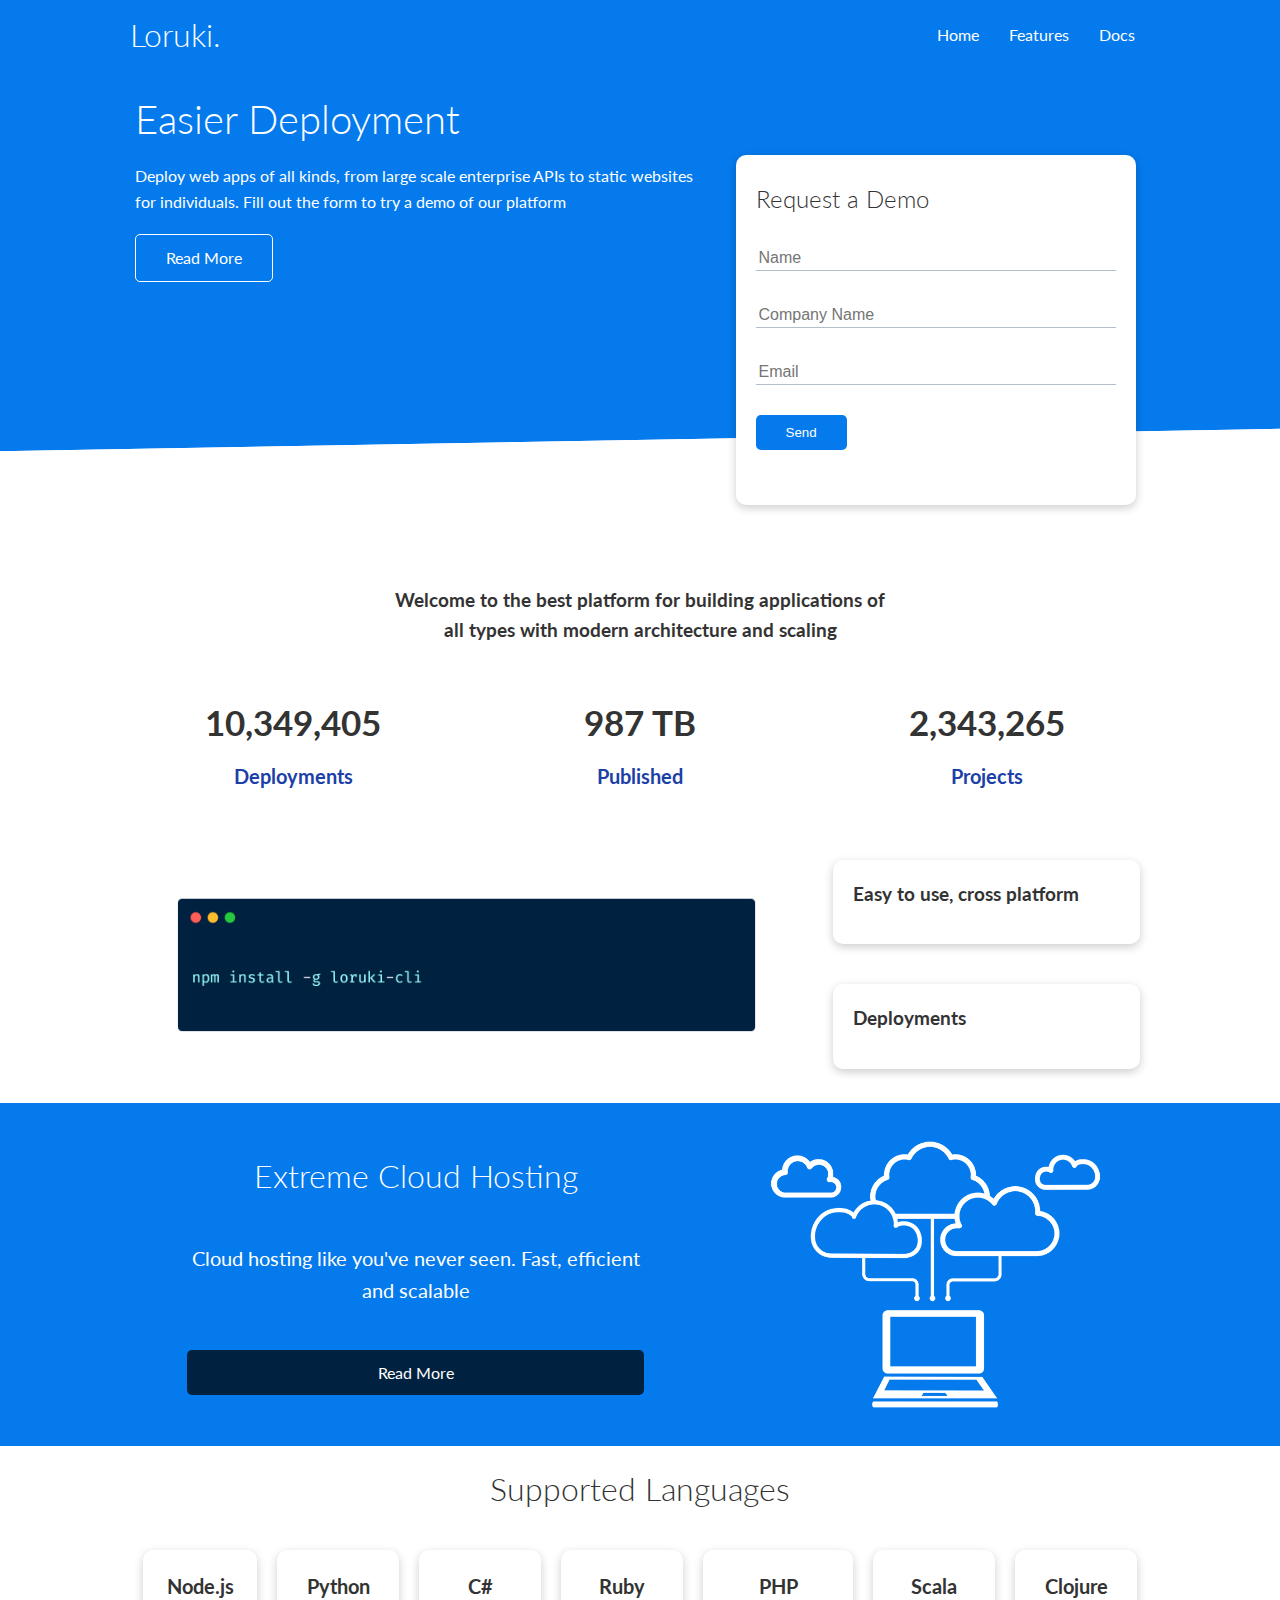
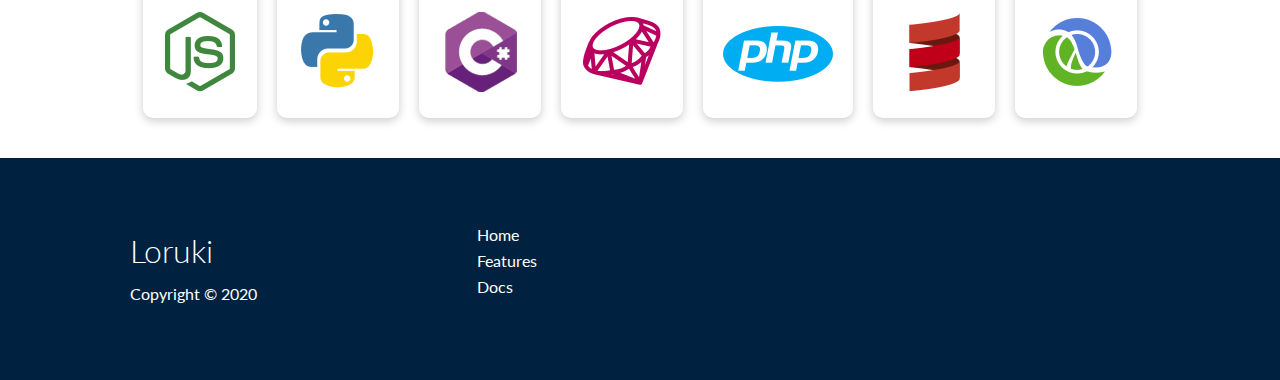
<file: index.html>
<!DOCTYPE html>
<html lang="en">
<head>
    <meta charset="UTF-8">
    <meta name="viewport" content="width=device-width, initial-scale=1.0">
    <link rel="stylesheet" href="css/style.css">
    <link rel="stylesheet" href="css/utilities.css">
    <link rel="stylesheet" href="https://cdnjs.cloudflare.com/ajax/libs/font-awesome/5.15.1/css/all.min.css" integrity="sha512-+4zCK9k+qNFUR5X+cKL9EIR+ZOhtIloNl9GIKS57V1MyNsYpYcUrUeQc9vNfzsWfV28IaLL3i96P9sdNyeRssA==" crossorigin="anonymous" />
    <title>Loruki</title>
</head>
<body>
    <!-- Navbar -->
    <div class='navbar'>
        <div class='container flex'>
            <h1 class='logo'>Loruki.</h1>
            <nav>
                <ul>
                    <li><a href="index.html">Home</a></li>
                    <li><a href="features.html">Features</a></li>
                    <li><a href="docs.html">Docs</a></li>
                </ul>
            </nav>
        </div>
    </div>

    <!-- Showcase -->
    <section class="showcase">
        <div class="container grid">
            <div class="showcase-text">
                <h1>Easier Deployment</h1>
                <p>
                    Deploy web apps of all kinds, from large scale enterprise APIs to static websites for individuals. Fill out the form to try a demo of our platform
                </p>
                <a href="features.html" class='btn btn-outline'>Read More</a>
            </div>
            <div class="showcase-form card">
                <h2>Request a Demo</h2>
                <form name="loruki-request" method="POST" data-netlify="true" netlify-honeypot="bot-field">
                    <input type="hidden" name="form-name" value="loruki-request">
                    <p class="hidden">
                        <label>Don’t fill this out if you're human: <input name="bot-field" /></label>
                    </p>
                    <div class="form-control">
                        <input type="text" name='name' placeholder="Name" required>
                    </div>
                    <div class="form-control">
                        <input type="text" name='company' placeholder="Company Name" required>
                    </div>
                    <div class="form-control">
                        <input type="email" name='email' placeholder="Email" required>
                    </div>
                    <input type="submit" value='Send' class='btn btn-primary'>
                </form>
            </div>
        </div>
    </section>

    <!-- Stats -->
    <section class='stats'>
        <div class="container">
            <h3 class="stats-heading text-center my-1">
                Welcome to the best platform for building applications of all types with modern architecture and scaling
            </h3>
            <div class="grid grid-3 text-center my-4">
                <div>
                    <i class="fas fa-server fa-3x"></i>
                    <h3>10,349,405</h3>
                    <p class="text-secondary">Deployments</p>
                </div>
                <div>
                    <i class="fas fa-upload fa-3x"></i>
                    <h3>987 TB</h3>
                    <p class="text-secondary">Published</p>
                </div>
                <div>
                    <i class="fas fa-project-diagram fa-3x"></i>
                    <h3>2,343,265</h3>
                    <p class="text-secondary">Projects</p>
                </div>
            </div>
        </div>
    </section>

    <!-- Cli -->
    <section class="cli">
        <div class="container grid">
            <img src="images/cli.png" alt="">
            <div class="card">
                <h3>Easy to use, cross platform</h3>
            </div>
            <div class="card">
                <h3>Deployments</h3>
            </div>
        </div>
    </section>

    <!-- Cloud -->
    <section class="cloud bg-primary my-2 py-2">
        <div class="container grid">
            <div class='text-center'>
                <h2 class='md'>Extreme Cloud Hosting</h2>
                <p class='lead my-1'>Cloud hosting like you've never seen. Fast, efficient and scalable</p>
                <a href="features.html" class='btn btn-dark'>Read More</a>
            </div>
            <img src="images/cloud.png" alt="">
        </div>
    </section>

    <!-- Languages -->
    <section class="languages">
        <h2 class="md text-center my-2">
            Supported Languages
        </h2>
        <div class="container flex">
            <div class="card">
                <h4>Node.js</h4>
                <img src="images/node.png" alt="">
            </div>
            <div class="card">
                <h4>Python</h4>
                <img src="images/python.png" alt="">
            </div>
            <div class="card">
                <h4>C#</h4>
                <img src="images/csharp.png" alt="">
            </div>
            <div class="card">
                <h4>Ruby</h4>
                <img src="images/ruby.png" alt="">
            </div>
            <div class="card">
                <h4>PHP</h4>
                <img src="images/php.png" alt="">
            </div>
            <div class="card">
                <h4>Scala</h4>
                <img src="images/scala.png" alt="">
            </div>
            <div class="card">
                <h4>Clojure</h4>
                <img src="images/clojure.png" alt="">
            </div>
        </div>
    </section>

    <!-- Footer -->
    <section class="footer bg-dark py-5">
        <div class="container grid grid-3">
            <div>
                <h1>Loruki</h1>
                <p>Copyright &copy; 2020</p>
            </div>
            <nav>
                <ul>
                    <li><a href="index.html">Home</a></li>
                    <li><a href="features.html">Features</a></li>
                    <li><a href="docs.html">Docs</a></li>
                </ul>
            </nav>
            <div class="social">
                <a href=""><i class="fab fa-github fa-2x"></i></a>
                <a href=""><i class="fab fa-facebook fa-2x"></i></a>
                <a href=""><i class="fab fa-instagram fa-2x"></i></a>
                <a href=""><i class="fab fa-twitter fa-2x"></i></a>
            </div>
        </div>
    </section>
</body>
</html>
</file>
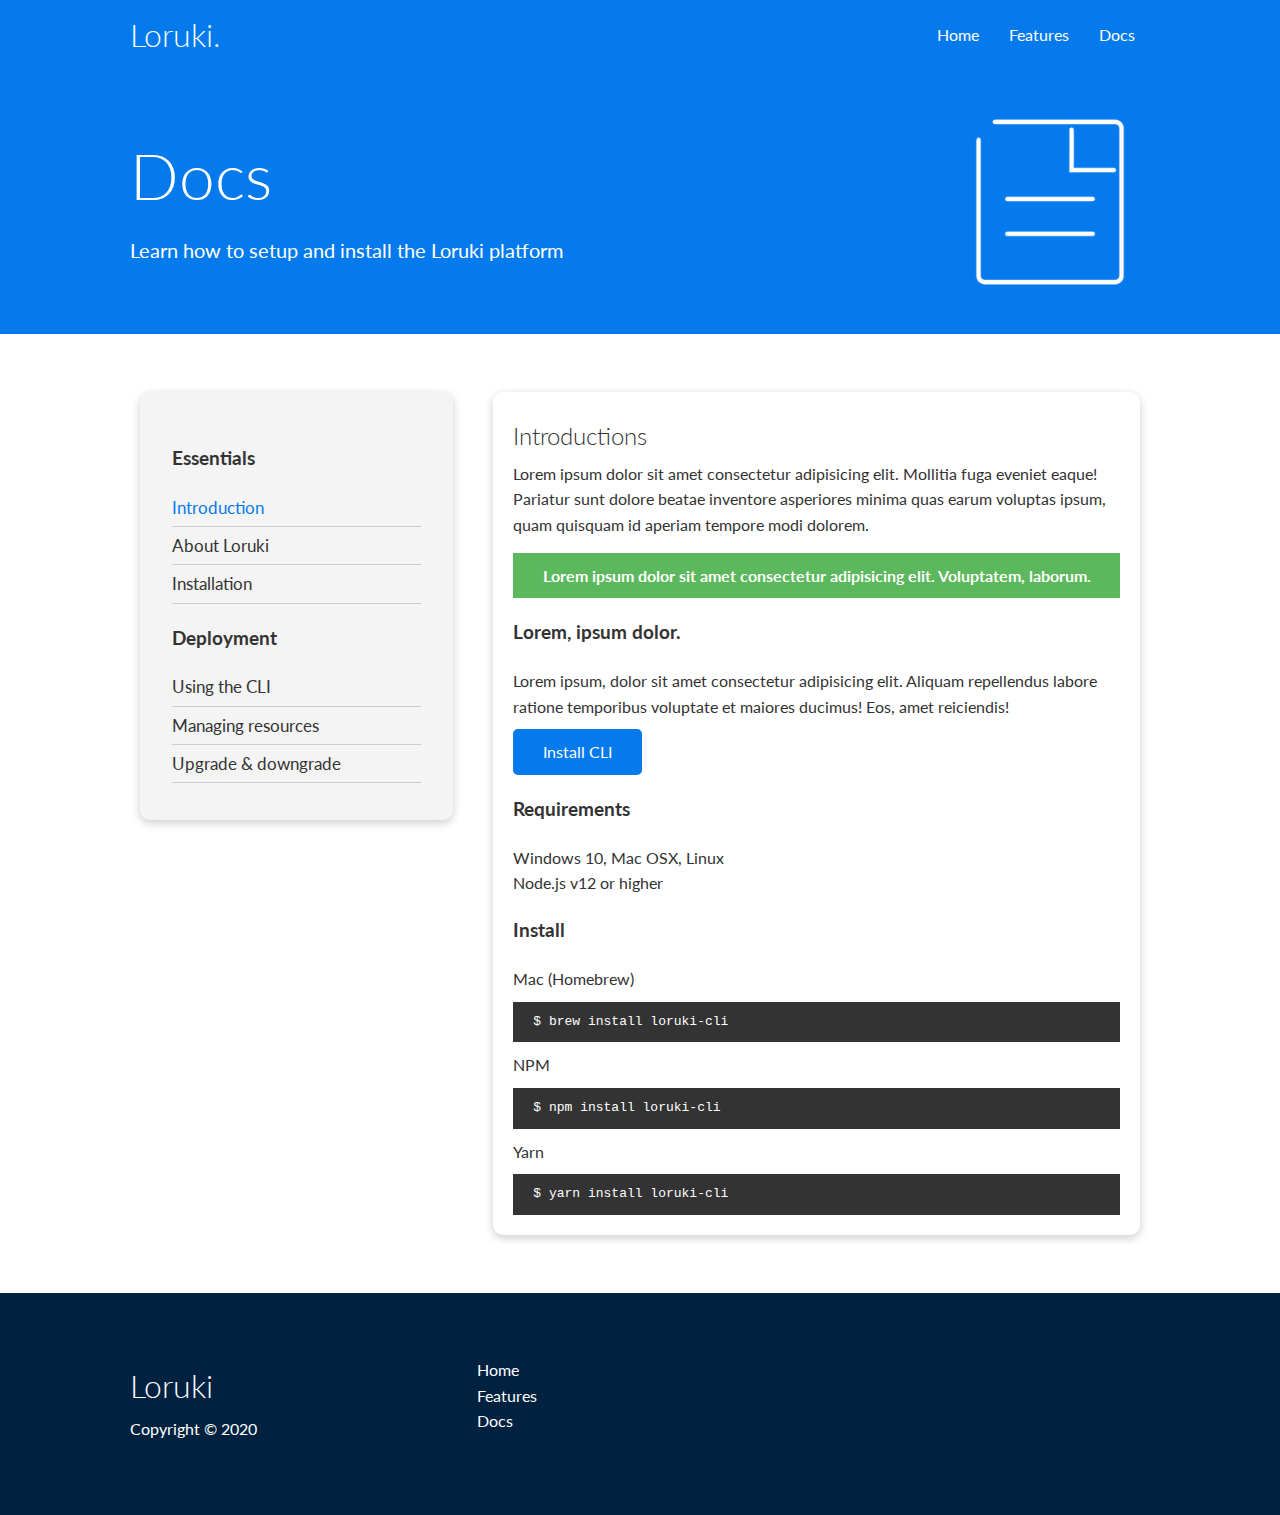
<file: docs.html>
<!DOCTYPE html>
<html lang="en">
<head>
    <meta charset="UTF-8">
    <meta name="viewport" content="width=device-width, initial-scale=1.0">
    <link rel="stylesheet" href="css/style.css">
    <link rel="stylesheet" href="css/utilities.css">
    <link rel="stylesheet" href="https://cdnjs.cloudflare.com/ajax/libs/font-awesome/5.15.1/css/all.min.css" integrity="sha512-+4zCK9k+qNFUR5X+cKL9EIR+ZOhtIloNl9GIKS57V1MyNsYpYcUrUeQc9vNfzsWfV28IaLL3i96P9sdNyeRssA==" crossorigin="anonymous" />
    <title>Loruki</title>
</head>
<body>
    <!-- Navbar -->
    <div class='navbar'>
        <div class='container flex'>
            <h1 class='logo'>Loruki.</h1>
            <nav>
                <ul>
                    <li><a href="index.html">Home</a></li>
                    <li><a href="features.html">Features</a></li>
                    <li><a href="docs.html">Docs</a></li>
                </ul>
            </nav>
        </div>
    </div>

    <!-- Head -->
    <section class="docs-head bg-primary py-3">
        <div class="container grid">
            <div class="head-text">
                <h1 class='xl'>Docs</h1>
                <p class='lead'>Learn how to setup and install the Loruki platform</p>
            </div>
            <img src="images/docs.png" alt="">
        </div>
    </section>

    <!-- Docs main -->
    <section class="docs-main my-4">
        <div class="container grid">
            <div class="card bg-light p-3">
                <h3 class="my-2">Essentials</h3>
                <nav>
                    <ul>
                        <li><a class='text-primary' href="#">Introduction</a></li>
                        <li><a href="#">About Loruki</a></li>
                        <li><a href="#">Installation</a></li>
                    </ul>
                </nav>
                <h3 class="my-2">Deployment</h3>
                <nav>
                    <ul>
                        <li><a href="#">Using the CLI</a></li>
                        <li><a href="#">Managing resources</a></li>
                        <li><a href="#">Upgrade & downgrade</a></li>
                    </ul>
                </nav>
            </div>
            <div class="card">
                <h2>Introductions</h2>
                <p>Lorem ipsum dolor sit amet consectetur adipisicing elit. Mollitia fuga eveniet eaque! Pariatur sunt dolore beatae inventore asperiores minima quas earum voluptas ipsum, quam quisquam id aperiam tempore modi dolorem.</p>
                <div class="alert alert-success">
                    <i class="fas fa-info"></i>Lorem ipsum dolor sit amet consectetur adipisicing elit. Voluptatem, laborum.
                </div>
                <h3>Lorem, ipsum dolor.</h3>
                <p>Lorem ipsum, dolor sit amet consectetur adipisicing elit. Aliquam repellendus labore ratione temporibus voluptate et maiores ducimus! Eos, amet reiciendis!</p>
                <a href="#" class="btn btn-primary">Install CLI</a>
                <h3>Requirements</h3>
                <ul>
                    <li>Windows 10, Mac OSX, Linux</li>
                    <li>Node.js v12 or higher</li>
                </ul>
                <h3>Install</h3>
                <p>Mac (Homebrew)</p>
                <pre><code>$ brew install loruki-cli</code></pre>
                <p>NPM</p>
                <pre><code>$ npm install loruki-cli</code></pre>
                <p>Yarn</p>
                <pre><code>$ yarn install loruki-cli</code></pre>
            </div>
        </div>
    </section>

    <!-- Footer -->
    <section class="footer bg-dark py-5">
        <div class="container grid grid-3">
            <div>
                <h1>Loruki</h1>
                <p>Copyright &copy; 2020</p>
            </div>
            <nav>
                <ul>
                    <li><a href="index.html">Home</a></li>
                    <li><a href="features.html">Features</a></li>
                    <li><a href="docs.html">Docs</a></li>
                </ul>
            </nav>
            <div class="social">
                <a href=""><i class="fab fa-github fa-2x"></i></a>
                <a href=""><i class="fab fa-facebook fa-2x"></i></a>
                <a href=""><i class="fab fa-instagram fa-2x"></i></a>
                <a href=""><i class="fab fa-twitter fa-2x"></i></a>
            </div>
        </div>
    </section>
</body>
</html>
</file>
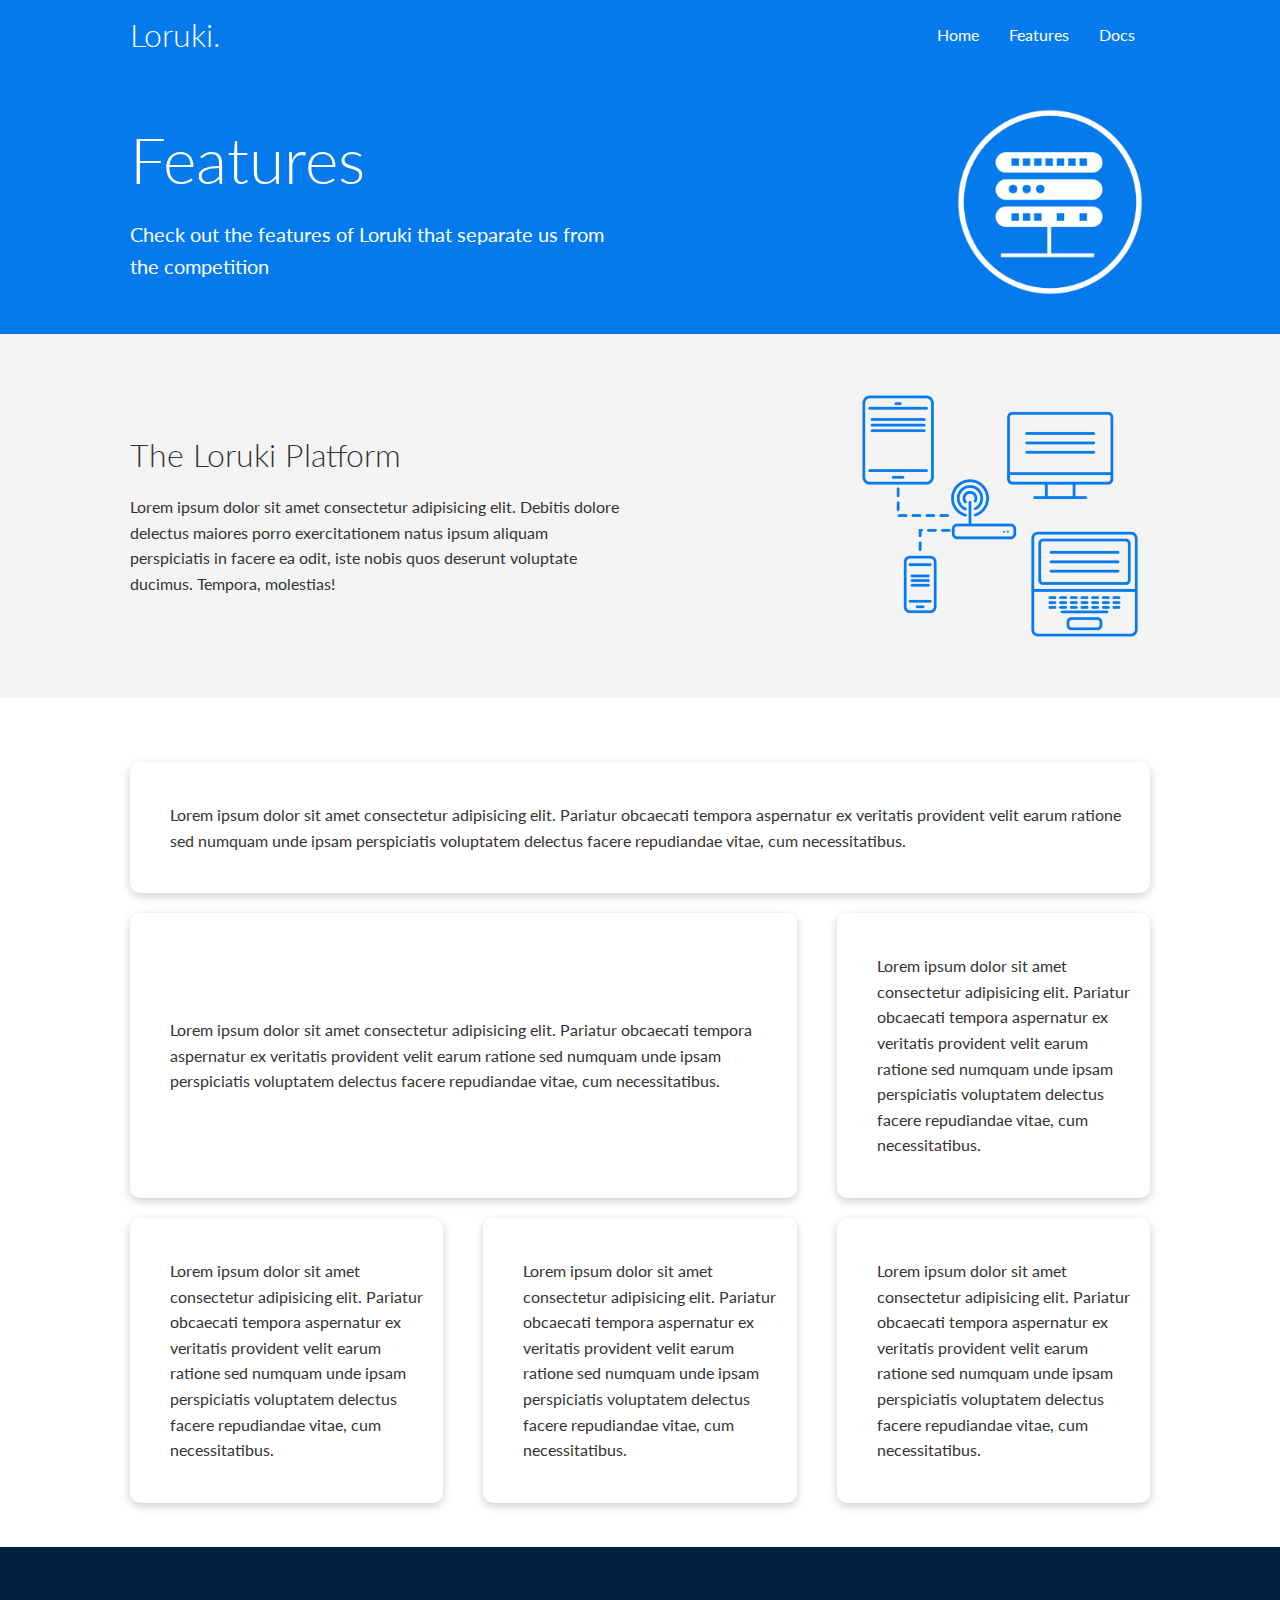
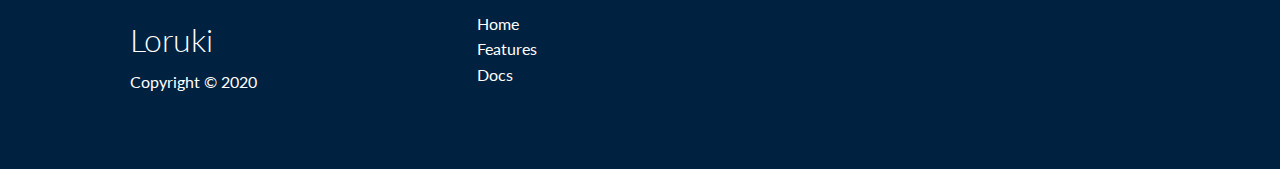
<file: features.html>
<!DOCTYPE html>
<html lang="en">
<head>
    <meta charset="UTF-8">
    <meta name="viewport" content="width=device-width, initial-scale=1.0">
    <link rel="stylesheet" href="css/style.css">
    <link rel="stylesheet" href="css/utilities.css">
    <link rel="stylesheet" href="https://cdnjs.cloudflare.com/ajax/libs/font-awesome/5.15.1/css/all.min.css" integrity="sha512-+4zCK9k+qNFUR5X+cKL9EIR+ZOhtIloNl9GIKS57V1MyNsYpYcUrUeQc9vNfzsWfV28IaLL3i96P9sdNyeRssA==" crossorigin="anonymous" />
    <title>Loruki</title>
</head>
<body>
    <!-- Navbar -->
    <div class='navbar'>
        <div class='container flex'>
            <h1 class='logo'>Loruki.</h1>
            <nav>
                <ul>
                    <li><a href="index.html">Home</a></li>
                    <li><a href="features.html">Features</a></li>
                    <li><a href="docs.html">Docs</a></li>
                </ul>
            </nav>
        </div>
    </div>

    <!-- Head -->
    <section class="features-head bg-primary py-3">
        <div class="container grid">
            <div class="head-text">
                <h1 class='xl'>Features</h1>
                <p class='lead'>Check out the features of Loruki that separate us from the competition</p>
            </div>
            <img src="images/server.png" alt="">
        </div>
    </section>

    <!-- Sub head -->
    <section class="features-sub-head bg-light py-3">
        <div class="container grid">
            <div class="head-text">
                <h1 class='md'>The Loruki Platform</h1>
                <p>Lorem ipsum dolor sit amet consectetur adipisicing elit. Debitis dolore delectus maiores porro exercitationem natus ipsum aliquam perspiciatis in facere ea odit, iste nobis quos deserunt voluptate ducimus. Tempora, molestias!</p>
            </div>
            <img src="images/server2.png" alt="">
        </div>
    </section>

    <!-- Features main -->
    <section class="features-main my-2">
        <div class="container grid grid-3">
            <div class="card flex">
                <i class="fas fa-server fa-3x"></i>
                <p>Lorem ipsum dolor sit amet consectetur adipisicing elit. Pariatur obcaecati tempora aspernatur ex veritatis provident velit earum ratione sed numquam unde ipsam perspiciatis voluptatem delectus facere repudiandae vitae, cum necessitatibus.</p>
            </div>
            <div class="card flex">
                <i class="fas fa-network-wired fa-3x"></i>
                <p>Lorem ipsum dolor sit amet consectetur adipisicing elit. Pariatur obcaecati tempora aspernatur ex veritatis provident velit earum ratione sed numquam unde ipsam perspiciatis voluptatem delectus facere repudiandae vitae, cum necessitatibus.</p>
            </div>
            <div class="card flex">
                <i class="fas fa-laptop-code fa-3x"></i>
                <p>Lorem ipsum dolor sit amet consectetur adipisicing elit. Pariatur obcaecati tempora aspernatur ex veritatis provident velit earum ratione sed numquam unde ipsam perspiciatis voluptatem delectus facere repudiandae vitae, cum necessitatibus.</p>
            </div>
            <div class="card flex">
                <i class="fas fa-database fa-3x"></i>
                <p>Lorem ipsum dolor sit amet consectetur adipisicing elit. Pariatur obcaecati tempora aspernatur ex veritatis provident velit earum ratione sed numquam unde ipsam perspiciatis voluptatem delectus facere repudiandae vitae, cum necessitatibus.</p>
            </div>
            <div class="card flex">
                <i class="fas fa-power-off fa-3x"></i>
                <p>Lorem ipsum dolor sit amet consectetur adipisicing elit. Pariatur obcaecati tempora aspernatur ex veritatis provident velit earum ratione sed numquam unde ipsam perspiciatis voluptatem delectus facere repudiandae vitae, cum necessitatibus.</p>
            </div>
            <div class="card flex">
                <i class="fas fa-upload fa-3x"></i>
                <p>Lorem ipsum dolor sit amet consectetur adipisicing elit. Pariatur obcaecati tempora aspernatur ex veritatis provident velit earum ratione sed numquam unde ipsam perspiciatis voluptatem delectus facere repudiandae vitae, cum necessitatibus.</p>
            </div>
        </div>
    </section>

    <!-- Footer -->
    <section class="footer bg-dark py-5">
        <div class="container grid grid-3">
            <div>
                <h1>Loruki</h1>
                <p>Copyright &copy; 2020</p>
            </div>
            <nav>
                <ul>
                    <li><a href="index.html">Home</a></li>
                    <li><a href="features.html">Features</a></li>
                    <li><a href="docs.html">Docs</a></li>
                </ul>
            </nav>
            <div class="social">
                <a href=""><i class="fab fa-github fa-2x"></i></a>
                <a href=""><i class="fab fa-facebook fa-2x"></i></a>
                <a href=""><i class="fab fa-instagram fa-2x"></i></a>
                <a href=""><i class="fab fa-twitter fa-2x"></i></a>
            </div>
        </div>
    </section>
</body>
</html>
</file>
<file: css/style.css>
/* Imports */
@import url('https://fonts.googleapis.com/css2?family=Lato:wght@300&display=swap');

/* Variables */
:root {
    --primary-color: #047aed;
    --secondary-color: #1c3fa8;
    --dark-color: #002240;
    --light-color: #f4f4f4;
    --success-color: #5cb85c;
    --danger-color: #d9534f;
}

/* Base styles */

* {
    box-sizing: border-box;
    padding: 0;
    margin: 0;
}

body {
    font-family: 'Lato', sans-serif;
    color: #333;
    line-height: 1.6;
}

ul {
    list-style-type: none;
}

a {
    text-decoration: none;
    color: #333;
}

h1, h2 {
    font-weight: 300;
    line-height: 1.2;
    margin: 10px 0;
}

p {
    margin: 10px 0;
}

img {
    width: 100%;
}

code, pre {
    background: #333;
    color: white;
    padding: 10px;
}

.hidden {
    display: none;
}

/* Navbar styles */
.navbar {
    background-color: var(--primary-color);
    color: #fff;
    height: 70px;
}

.navbar .flex {
    justify-content: space-between;
}

.navbar ul {
    display: flex;
}

.navbar a {
    color: #fff;
    padding: 10px;
    margin: 0 5px;
}

.navbar a:hover {
    border-bottom: 2px #fff solid;
}

/* Showcase */
.showcase {
    height: 400px;
    background-color: var(--primary-color);
    color: white;
    position: relative;
}

.showcase h1 {
    font-size: 40px;
}

.showcase p {
    margin: 20px 0;
}

.showcase .grid {
    grid-template-columns: 55% auto;
    grid-gap: 30px;
    overflow: visible;
}

.showcase-text {
    animation: slideInFromLeft 1s ease-in;
}

.showcase-form {
    position: relative;
    top: 60px;
    height: 350px;
    width: 400px;
    padding: 25px;
    justify-self: end;
    z-index: 100;
    animation: slideInFromRight 1s ease-in;
}

.showcase-form .form-control {
    margin: 30px 0;
}

.showcase-form input[type='text'],
.showcase-form input[type='email'] {
    border: 0;
    border-bottom: 1px solid #b4becb;
    width: 100%;
    padding: 3px;
    font-size: 16px;
}

.showcase-form input:focus {
    outline: noen;
}

.showcase::before,
.showcase::after {
    content: '';
    position: absolute;
    height: 100px;
    bottom: -70px;
    right: 0;
    left: 0;
    background: white;
    transform: skewY(-1deg);
    -webkit-transform: skewY(-1deg);
    -moz-transform: skewY(-1deg);
    -ms-transform: skewY(-1deg);
}

/* Stats */
.stats {
    padding-top: 100px;
    animation: slideInFromBottom 1s ease-in;
}

.stats .stats-heading {
    max-width: 500px;
    margin: 1rem auto;
}

.stats .grid h3 {
    font-size: 35px;
}

.stats .grid p {
    font-size: 20px;
    font-weight: bold;
}

/* CLI */
.cli {
    animation: slideInFromBottom 1s ease-in;
}

.cli .grid {
    grid-template-columns: repeat(3, 1fr);
    grid-template-rows: repeat(2, 1fr);
}

.cli .grid img {
    grid-column: 1 / span 2;
    grid-row: 1 / span 2;
    height: 100%;
}

/* Cloud */
.cloud .grid {
    grid-template-columns: 4fr 3fr;
}

.cloud .grid .text-center {
    width: 80%;
    display: grid;
    grid-template-rows: repeat(3, 1fr);
    justify-self: center;
    align-items: center;
}

/* Languages */
.languages .flex {
    flex-wrap: wrap;
}

.languages .card {
    text-align: center;
    margin: 18px 10px 40px;
    transition: transform 0.2s ease-in;
}

.languages .card h4 {
    font-size: 20px;
    margin-bottom: 10px;
}

.languages .card:hover {
    transform: translateY(-15px);
}

/* Features */
.features-head img {
    width: 200px;
    justify-self: flex-end;
}

.features-head .head-text {
    display: flex;
    flex-direction: column;
    justify-content: center;
}

.features-sub-head img {
    width: 300px;
    justify-self: flex-end;
}

.features-sub-head .head-text {
    display: flex;
    flex-direction: column;
    justify-content: center;
}

.features-main .card > i {
    margin-right: 20px;
}

.features-main .grid {
    padding: 30px;
}

.features-main .grid .card:nth-of-type(1) {
    grid-column: span 3;
}

.features-main .grid .card:nth-of-type(2) {
    grid-column: span 2;
}

/* Docs */
.docs-head img {
    width: 200px;
    justify-self: flex-end;
}

.docs-head .head-text {
    display: flex;
    flex-direction: column;
    justify-content: center;
}

.docs-main h3 {
    margin: 20px 0;
}

.docs-main .grid {
    grid-template-columns: 1fr 2fr;
    align-items: flex-start;
}

.docs-main nav li {
    font-size: 17px;
    padding-bottom: 5px;
    margin-bottom: 5px;
    border-bottom: 1px solid #ccc;
}

.docs-main a:hover {
    font-weight: bold;
}

/* Footer */
.footer .social a {
    margin: 0 10px;
}

/* Animations */
@keyframes slideInFromLeft {
    0% {
        transform: translateX(-100%);
    }

    100% {
        transform: translateX(0);
    }
}

@keyframes slideInFromRight {
    0% {
        transform: translateX(100%);
    }

    100% {
        transform: translateX(0);
    }
}

@keyframes slideInFromTop {
    0% {
        transform: translateY(-100%);
    }

    100% {
        transform: translateX(0);
    }
}

@keyframes slideInFromBottom {
    0% {
        transform: translateY(100%);
    }

    100% {
        transform: translateX(0);
    }
}


/* Tablets and under */
@media (max-width: 768px) {
    .grid,
    .showcase .grid,
    .stats .grid,
    .cli .grid,
    .cloud .grid,
    .features-head .grid,
    .features-sub-head .grid,
    .features-main .grid,
    .docs-head .grid,
    .docs-main .grid {
        grid-template-columns: 1fr;
        grid-template-rows: 1fr;
    }

    .showcase {
        height: auto;
    }

    .navbar .flex {
        animation: slideInFromTop 1s ease-in;
    }

    .showcase-text {
        text-align: center;
        margin-top: 40px;
        animation: slideInFromTop 1s ease-in;
    }

    .showcase-form {
        justify-self: center;
        margin: auto;
        animation: slideInFromBottom 1s ease-in;
    }

    .cli .grid img {
        grid-column: 1;
        grid-row: 1;
        height: 100%;
    }

    .features-head,
    .features-sub-head,
    .docs-head {
        text-align: center;
    }

    .features-head img,
    .features-sub-head img,
    .docs-head img {
        justify-self: center;
    }

    .features-main .grid .card:nth-of-type(1),
    .features-main .grid .card:nth-of-type(2) {
        grid-column: span 1;
    }

}

/* Mobile */
@media (max-width: 500px) {
    .navbar {
        height: 110px;
    }

    .navbar .flex {
        flex-direction: column;
    }

    .navbar ul {
        padding: 10px;
        background-color: rgba(0,0,0,0.1);
    }


}
</file>
<file: css/utilities.css>
.container {
    max-width: 1100px;
    margin: 0 auto;
    overflow: auto;
    padding: 0 40px;
}

.card {
    background-color: white;
    border-radius: 10px;
    color: #333;
    box-shadow: 0 3px 10px rgba(0,0,0,0.2);
    padding: 20px;
    margin: 10px;
}

.btn {
    display: inline-block;
    padding: 10px 30px;
    cursor: pointer;
    background-color: var(--primary-color);
    color: white;
    border: none;
    border-radius: 5px;
}

.btn-outline {
    background-color: transparent;
    border: 1px white solid;
}

.btn:hover {
    transform: scale(.98);
}

/* Backgrounds & colored buttons */
.bg-primary, .btn-primary {
    background-color: var(--primary-color);
    color: white;
}

.bg-secondary, .btn-secondary {
    background-color: var(--secondary-color);
    color: white;
}

.bg-dark, .btn-dark {
    background-color: var(--dark-color);
    color: white;
}

.bg-light, .btn-light {
    background-color: var(--light-color);
    color: #333;
}

.bg-primary a, .btn-primary a,
.bg-secondary a, .btn-secondary a,
.bg-dark a, .btn-dark a {
    color: white;
}

/* Text Colors */
.text-primary {
    color: var(--primary-color);
}

.text-secondary {
    color: var(--secondary-color);
}

.text-dark {
    color: var(--dark-color);
}

.text-light {
    color: var(--light-color);
}

/* Text sizes */
.lead {
    font-size: 20px;
}

.sm {
    font-size: 1rem;
}

.md {
    font-size: 2rem;
}

.lg {
    font-size: 3rem;
}

.xl {
    font-size: 4rem;
}

.text-center {
    text-align: center;
}

/* Alert */
.alert {
    background-color: var(--light-color);
    padding: 10px 20px;
    font-weight: bold;
    margin: 15px 0;
}

.alert i {
    margin-right: 10px;
}

.alert-success {
    background-color: var(--success-color);
    color: white;
}

.alert-error {
    background-color: var(--error-color);
    color: white;
}

.flex {
    display: flex;
    justify-content: center;
    align-items: center;
    height: 100%;
}

.grid {
    display: grid;
    grid-template-columns: repeat(2, 1fr);
    gap: 20px;
    height: 100%;
    justify-content: center;
    align-content: center;
}

.grid-3 {
    grid-template-columns: repeat(3, 1fr);
}

/* Margins */
.my-1 {
    margin: 1rem 0;
}

.my-2 {
    margin: 1.5rem 0;
}

.my-3 {
    margin: 2rem 0;
}

.my-4 {
    margin: 3rem 0;
}

.my-5 {
    margin: 4rem 0;
}

.m-1 {
    margin: 1rem;
}

.m-2 {
    margin: 1.5rem;
}

.m-3 {
    margin: 2rem;
}

.m-4 {
    margin: 3rem;
}

.m-5 {
    margin: 4rem;
}

/* Paddings */
.py-1 {
    padding: 1rem 0;
}

.py-2 {
    padding: 1.5rem 0;
}

.py-3 {
    padding: 2rem 0;
}

.py-4 {
    padding: 3rem 0;
}

.py-5 {
    padding: 4rem 0;
}

.p-1 {
    padding: 1rem;
}

.p-2 {
    padding: 1.5rem;
}

.p-3 {
    padding: 2rem;
}

.p-4 {
    padding: 3rem;
}

.p-5 {
    padding: 4rem;
}
</file>
